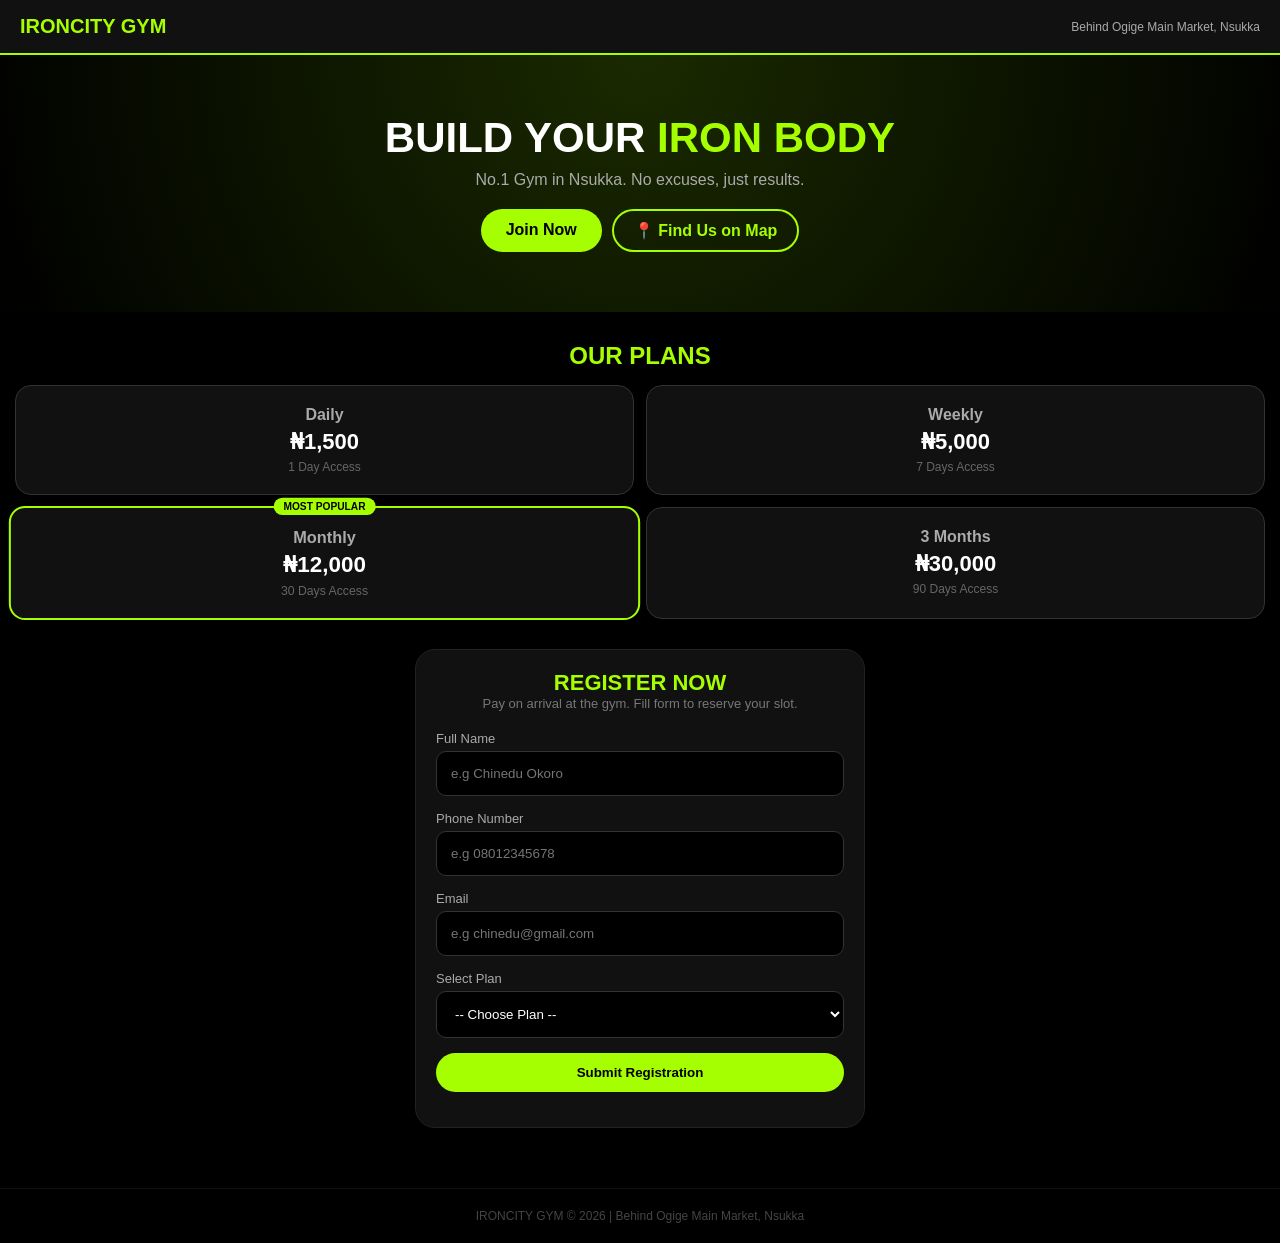
<file: index.html>
<!DOCTYPE html>
<html lang="en">
<head>
<meta charset="UTF-8">
<meta name="viewport" content="width=device-width, initial-scale=1.0">
<title>IRONCITY GYM - Nsukka</title>
<link rel="stylesheet" href="style.css">
</head>
<body>

<div class="navbar">
  <div class="logo">IRONCITY GYM</div>
  <div class="nav-links">Behind Ogige Main Market, Nsukka</div>
</div>

<div class="hero">
  <div class="hero-text">
    <h1>BUILD YOUR <span>IRON BODY</span></h1>
    <p>No.1 Gym in Nsukka. No excuses, just results.</p>
    <div class="hero-btns">
      <a href="#register" class="btn-green">Join Now</a>
      <a href="https://maps.google.com/?q=Ogige+Main+Market+Nsukka" target="_blank" class="btn-outline">📍 Find Us on Map</a>
    </div>
  </div>
</div>

<div class="plans-section">
  <div class="section-title">OUR PLANS</div>
  <div class="plans">
    <div class="plan-card">
      <div class="plan-name">Daily</div>
      <div class="plan-price">₦1,500</div>
      <div class="plan-duration">1 Day Access</div>
    </div>
    <div class="plan-card">
      <div class="plan-name">Weekly</div>
      <div class="plan-price">₦5,000</div>
      <div class="plan-duration">7 Days Access</div>
    </div>
    <div class="plan-card popular">
      <div class="badge">MOST POPULAR</div>
      <div class="plan-name">Monthly</div>
      <div class="plan-price">₦12,000</div>
      <div class="plan-duration">30 Days Access</div>
    </div>
    <div class="plan-card">
      <div class="plan-name">3 Months</div>
      <div class="plan-price">₦30,000</div>
      <div class="plan-duration">90 Days Access</div>
    </div>
  </div>
</div>

<div class="form-section" id="register">
  <div class="form-box">
    <div class="form-title">REGISTER NOW</div>
    <div class="form-subtitle">Pay on arrival at the gym. Fill form to reserve your slot.</div>

    <form id="gymForm">
      <div class="input-group">
        <label>Full Name</label>
        <input type="text" id="name" required placeholder="e.g Chinedu Okoro">
      </div>
      <div class="input-group">
        <label>Phone Number</label>
        <input type="tel" id="phone" required placeholder="e.g 08012345678">
      </div>
      <div class="input-group">
        <label>Email</label>
        <input type="email" id="email" required placeholder="e.g chinedu@gmail.com">
      </div>
      <div class="input-group">
        <label>Select Plan</label>
        <select id="plan" required>
          <option value="">-- Choose Plan --</option>
          <option value="Daily">Daily - ₦1,500</option>
          <option value="Weekly">Weekly - ₦5,000</option>
          <option value="Monthly">Monthly - ₦12,000</option>
          <option value="3 Months">3 Months - ₦30,000</option>
        </select>
      </div>
      <div class="input-group">
        <button type="submit" id="submitBtn" class="btn-green full">Submit Registration</button>
      </div>
      <div id="message"></div>
    </form>
  </div>
</div>

<div class="footer">
  <div>IRONCITY GYM © 2026 | Behind Ogige Main Market, Nsukka</div>
</div>

<script src="script.js"></script>
</body>
</html>
</file>
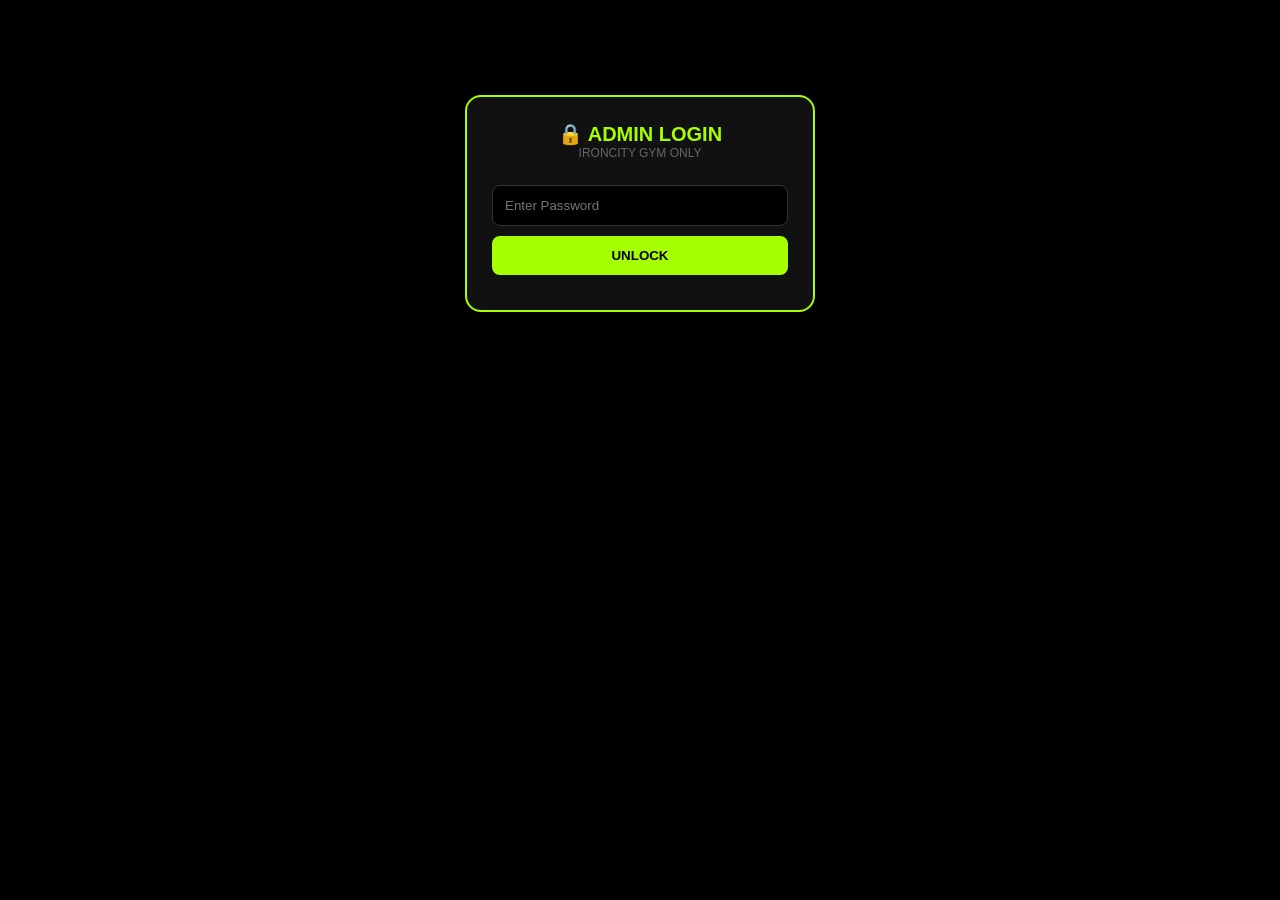
<file: admin/index.html>
<!DOCTYPE html>
<html lang="en">
<head>
<meta charset="UTF-8">
<meta name="viewport" content="width=device-width, initial-scale=1.0">
<title>IRONCITY ADMIN</title>
<style>
* { margin:0; padding:0; box-sizing:border-box; font-family: Arial, sans-serif; }
body { background:#000; color:#fff; padding:15px; }
h1 { color:#a6ff00; text-align:center; margin-top:10px; }
#loginBox { max-width:350px; margin:80px auto; background:#111; padding:25px; border-radius:16px; border:2px solid #a6ff00; text-align:center; }
#dashboard { display:none; }
.stats { display:grid; grid-template-columns:1fr 1fr 1fr; gap:10px; margin:20px 0; }
.card { background:#111; border:1px solid #333; padding:15px; border-radius:12px; text-align:center; }
.card b { color:#a6ff00; font-size:20px; display:block; margin-top:5px; }
input { width:100%; padding:12px; border-radius:8px; border:1px solid #333; background:#000; color:#fff; margin:10px 0; }
table { width:100%; border-collapse:collapse; background:#111; border-radius:12px; overflow:hidden; font-size:13px; }
th { background:#a6ff00; color:#000; padding:10px; text-align:left; }
td { padding:10px; border-bottom:1px solid #222; text-align:left; }
.active { color:#a6ff00; font-weight:800; }
.expiring { color:orange; font-weight:800; }
.expired { color:red; font-weight:800; }
.btn { border:none; padding:12px 20px; border-radius:8px; font-weight:900; cursor:pointer; width:100%; }
.btn-green { background:#a6ff00; color:#000; }
</style>
</head>
<body>

<div id="loginBox">
  <div style="color:#a6ff00; font-weight:900; font-size:20px;">🔒 ADMIN LOGIN</div>
  <div style="color:#666; font-size:12px; margin-bottom:15px;">IRONCITY GYM ONLY</div>
  <input type="password" id="passInput" placeholder="Enter Password">
  <button class="btn btn-green" onclick="checkPassword()">UNLOCK</button>
  <div id="loginError" style="color:red; font-size:13px; margin-top:10px;"></div>
</div>

<div id="dashboard">
  <div><h1>IRONCITY ADMIN</h1></div>
  <div style="text-align:center; color:#666; font-size:12px;">Behind Ogige Main Market <br><button onclick="logout()" style="width:auto; padding:4px 10px; background:#222; color:#fff; font-size:11px; margin-top:5px; border:none; border-radius:5px; cursor:pointer;">Logout</button></div>

  <div class="stats">
    <div class="card"><span>Total Members</span><b id="total">0</b></div>
    <div class="card"><span>🟢 Active</span><b id="active">0</b></div>
    <div class="card"><span>🔴 Expired</span><b id="expired">0</b></div>
  </div>
  <div class="stats">
    <div class="card"><span>💰 Revenue</span><b id="revenue">₦0</b></div>
    <div class="card"><span>🟡 Soon</span><b id="soon">0</b></div>
    <div class="card"><span>Today</span><b id="todayDate"></b></div>
  </div>

  <div><button class="btn btn-green" onclick="loadMembers()">🔄 Refresh Data</button></div>
  <div><input type="text" id="search" placeholder="Search by Name or Phone..." onkeyup="filterTable()"></div>

  <div style="overflow-x:auto;">
    <table>
      <thead><tr><th>Name</th><th>Phone</th><th>Plan</th><th>Expiry</th><th>Status</th></tr></thead>
      <tbody id="tableBody"><tr><td colspan="5">Loading...</td></tr></tbody>
    </table>
  </div>
</div>

<script>
const ADMIN_PASSWORD = "IronCity2024";
const SCRIPT_URL = "PUT_YOUR_GOOGLE_APPS_SCRIPT_URL_HERE";

function checkPassword(){
  if(document.getElementById('passInput').value === ADMIN_PASSWORD){
    localStorage.setItem('ironcity_admin','true');
    showDashboard();
  } else {
    document.getElementById('loginError').innerText = "Wrong password!";
  }
}
function showDashboard(){
  document.getElementById('loginBox').style.display="none";
  document.getElementById('dashboard').style.display="block";
  loadMembers();
}
function logout(){ localStorage.removeItem('ironcity_admin'); location.reload(); }
if(localStorage.getItem('ironcity_admin') === 'true'){ showDashboard(); }

async function loadMembers(){
  document.getElementById('todayDate').innerText = new Date().toDateString().slice(4);
  document.getElementById('tableBody').innerHTML = "<tr><td colspan='5'>Loading...</td></tr>";
  try{
    const res = await fetch(SCRIPT_URL+"?action=getMembers");
    const data = await res.json();
    let total=0, active=0, expired=0, soon=0, revenue=0, html="";
    data.reverse().forEach(m=>{
      if(!m.name) return;
      total++; revenue += parseInt(m.price||0);
      let cls="active"; let st=m.status||"🟢 Active";
      if(st.includes("Expired")){ expired++; cls="expired"; }
      else if(st.includes("Expires")){ soon++; cls="expiring"; }
      else { active++; }
      html += `<tr><td>${m.name}</td><td>${m.phone}</td><td>${m.plan}</td><td>${new Date(m.expiryDate).toDateString().slice(4)}</td><td class="${cls}">${st}</td></tr>`;
    });
    document.getElementById('tableBody').innerHTML = html || "<tr><td colspan='5'>No members yet</td></tr>";
    document.getElementById('total').innerText = total;
    document.getElementById('active').innerText = active;
    document.getElementById('expired').innerText = expired;
    document.getElementById('soon').innerText = soon;
    document.getElementById('revenue').innerText = "₦"+revenue.toLocaleString();
  }catch(e){
    document.getElementById('tableBody').innerHTML = "<tr><td colspan='5'>Error. Check Script URL</td></tr>";
  }
}
function filterTable(){
  const q=document.getElementById('search').value.toLowerCase();
  document.querySelectorAll('#tableBody tr').forEach(r=>{
    r.style.display = r.innerText.toLowerCase().includes(q)? "" : "none";
  });
}
</script>
</body>
</html>
</file>
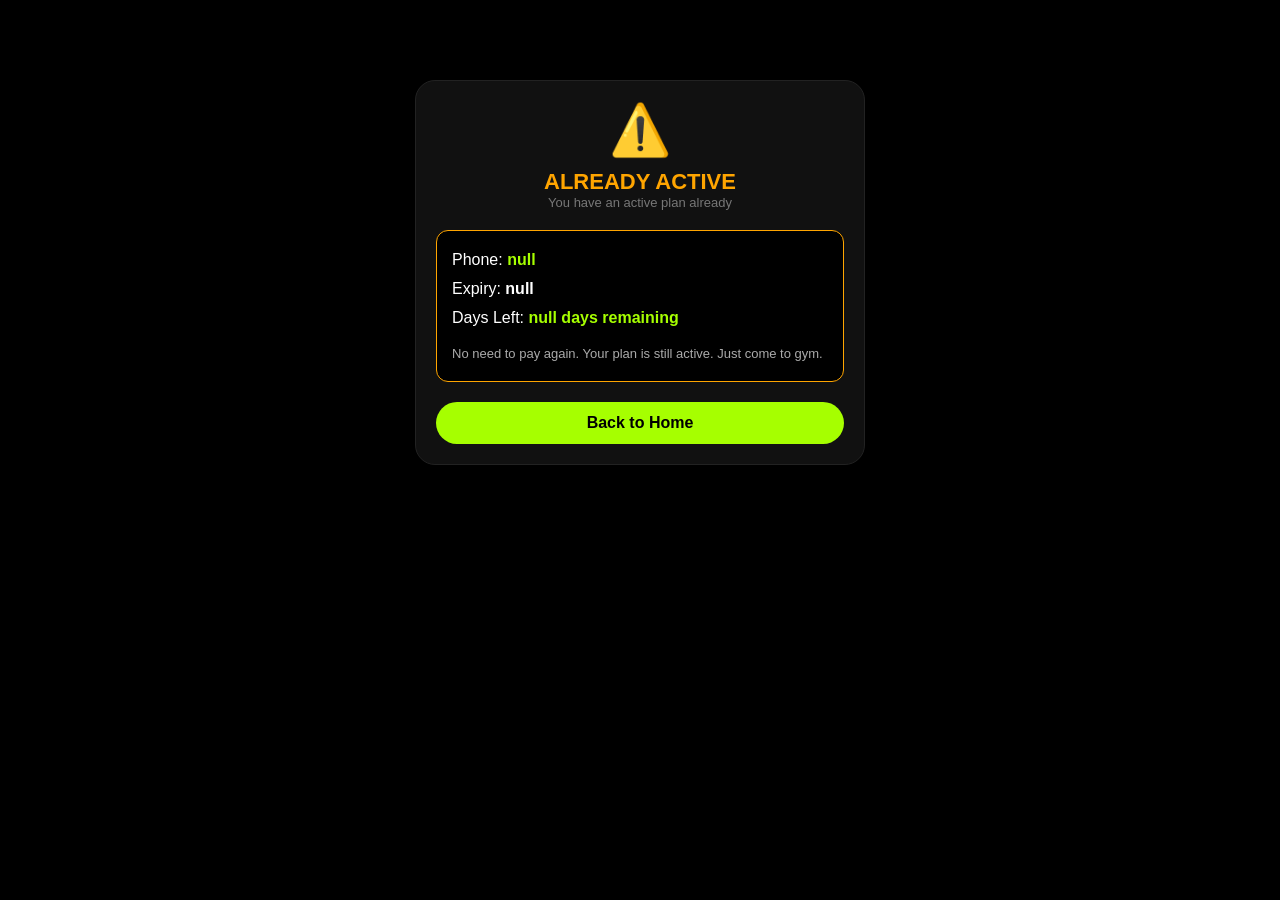
<file: already-registered.html>
<!DOCTYPE html>
<html lang="en">
<head>
<meta charset="UTF-8">
<meta name="viewport" content="width=device-width, initial-scale=1.0">
<title>Already Active - IRONCITY</title>
<link rel="stylesheet" href="style.css">
</head>
<body>

<div class="form-section" style="margin-top:50px;">
  <div class="form-box" style="text-align:center;">
    <div style="font-size:50px;">⚠️</div>
    <div class="form-title" style="margin-top:10px; color:orange;">ALREADY ACTIVE</div>
    <div class="form-subtitle">You have an active plan already</div>
    <div style="background:#000; padding:15px; border-radius:12px; border:1px solid orange; text-align:left; margin-top:20px; line-height:1.8;" id="details">
      Loading...
    </div>
    <div style="margin-top:20px;">
      <a href="index.html" class="btn-green" style="display:block; text-align:center;">Back to Home</a>
    </div>
  </div>
</div>

<script>
  const params = new URLSearchParams(window.location.search);
  document.getElementById('details').innerHTML = `
    <div>Phone: <b style="color:#a6ff00;">${params.get('phone')}</b></div>
    <div>Expiry: <b>${params.get('expiry')}</b></div>
    <div>Days Left: <b style="color:#a6ff00;">${params.get('days')} days remaining</b></div>
    <div style="margin-top:10px; font-size:13px; color:#aaa;">No need to pay again. Your plan is still active. Just come to gym.</div>
  `;
</script>
</body>
</html>
</file>
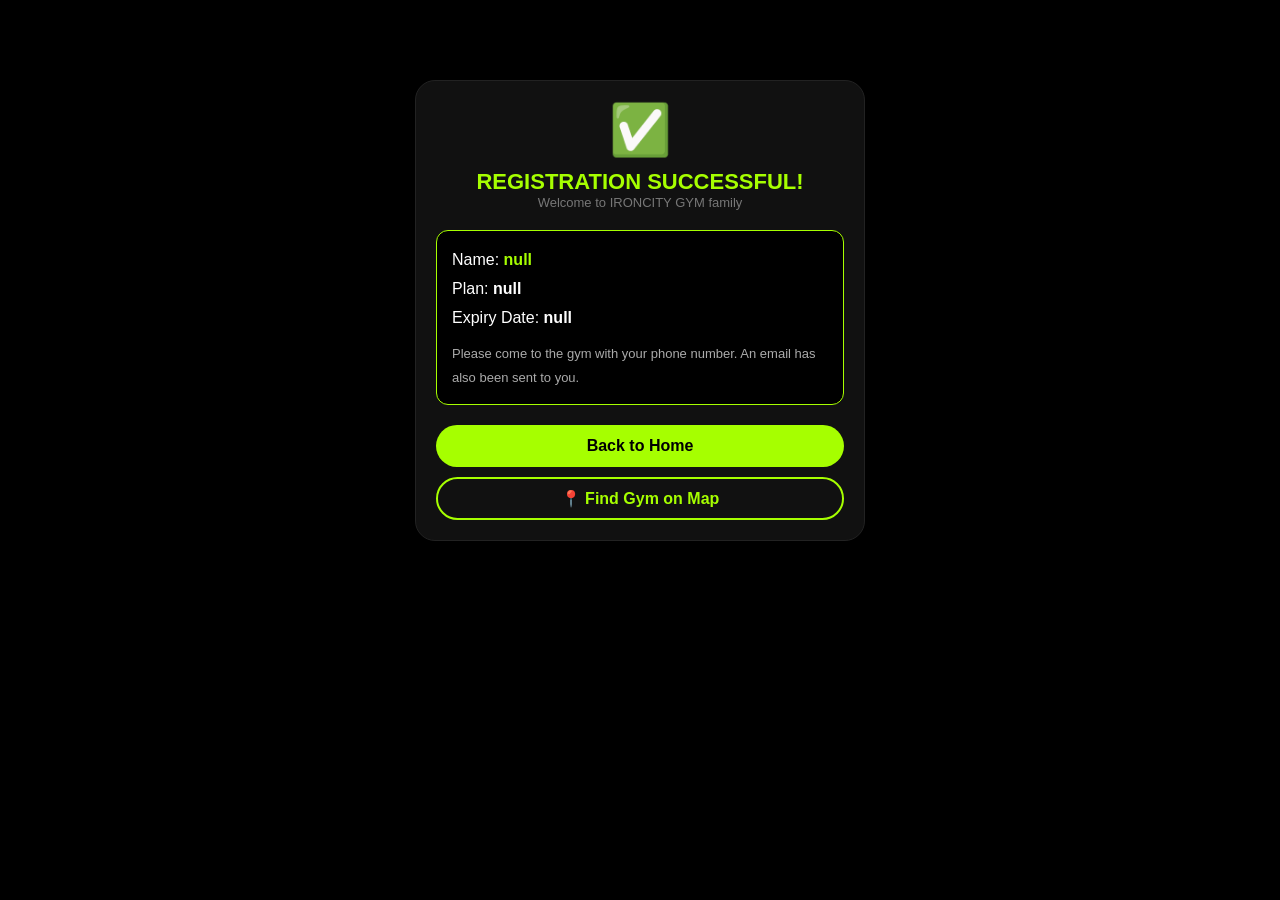
<file: thank-you.html>
<!DOCTYPE html>
<html lang="en">
<head>
<meta charset="UTF-8">
<meta name="viewport" content="width=device-width, initial-scale=1.0">
<title>Thank You - IRONCITY</title>
<link rel="stylesheet" href="style.css">
</head>
<body>

<div class="form-section" style="margin-top:50px;">
  <div class="form-box" style="text-align:center;">
    <div style="font-size:50px;">✅</div>
    <div class="form-title" style="margin-top:10px;">REGISTRATION SUCCESSFUL!</div>
    <div class="form-subtitle">Welcome to IRONCITY GYM family</div>
    <div style="background:#000; padding:15px; border-radius:12px; border:1px solid #a6ff00; text-align:left; margin-top:20px; line-height:1.8;" id="details">
      Loading...
    </div>
    <div style="margin-top:20px;">
      <a href="index.html" class="btn-green" style="display:block; text-align:center;">Back to Home</a>
      <a href="https://maps.google.com/?q=Ogige+Main+Market+Nsukka" target="_blank" class="btn-outline" style="display:block; text-align:center; margin-top:10px;">📍 Find Gym on Map</a>
    </div>
  </div>
</div>

<script>
  const params = new URLSearchParams(window.location.search);
  document.getElementById('details').innerHTML = `
    <div>Name: <b style="color:#a6ff00;">${params.get('name')}</b></div>
    <div>Plan: <b>${params.get('plan')}</b></div>
    <div>Expiry Date: <b>${params.get('expiry')}</b></div>
    <div style="margin-top:10px; font-size:13px; color:#aaa;">Please come to the gym with your phone number. An email has also been sent to you.</div>
  `;
</script>
</body>
</html>
</file>
<file: style.css>
* { margin:0; padding:0; box-sizing:border-box; font-family: Arial, sans-serif; }
body { background:#000; color:#fff; }
.navbar { display:flex; justify-content:space-between; align-items:center; padding:15px 20px; background:#111; border-bottom:2px solid #a6ff00; }
.logo { color:#a6ff00; font-weight:900; font-size:20px; }
.nav-links { font-size:12px; color:#aaa; }
.hero { padding:60px 20px; text-align:center; background: radial-gradient(circle at top, #1a2a00, #000); }
.hero h1 { font-size:42px; line-height:1.1; }
.hero h1 span { color:#a6ff00; }
.hero p { color:#aaa; margin-top:10px; }
.hero-btns { margin-top:20px; display:flex; gap:10px; justify-content:center; }
.btn-green { background:#a6ff00; color:#000; padding:12px 25px; border-radius:30px; text-decoration:none; font-weight:900; border:none; cursor:pointer; }
.btn-outline { border:2px solid #a6ff00; color:#a6ff00; padding:10px 20px; border-radius:30px; text-decoration:none; font-weight:800; }
.btn-green.full { width:100%; }
.section-title { text-align:center; color:#a6ff00; font-weight:900; font-size:24px; margin:30px 0 15px 0; }
.plans { display:grid; grid-template-columns:1fr 1fr; gap:12px; padding:0 15px; }
.plan-card { background:#111; border:1px solid #333; border-radius:16px; padding:20px; text-align:center; position:relative; }
.plan-card.popular { border:2px solid #a6ff00; transform:scale(1.02); }
.badge { position:absolute; top:-10px; left:50%; transform:translateX(-50%); background:#a6ff00; color:#000; font-size:10px; font-weight:900; padding:3px 10px; border-radius:20px; }
.plan-name { font-weight:800; color:#aaa; }
.plan-price { font-size:22px; font-weight:900; color:#fff; margin:5px 0; }
.plan-duration { font-size:12px; color:#666; }
.form-section { padding:30px 15px; }
.form-box { background:#111; border-radius:20px; padding:20px; max-width:450px; margin:auto; border:1px solid #222; }
.form-title { color:#a6ff00; font-weight:900; font-size:22px; text-align:center; }
.form-subtitle { color:#777; font-size:13px; text-align:center; margin-bottom:20px; }
.input-group { margin-bottom:15px; }
.input-group label { display:block; font-size:13px; color:#aaa; margin-bottom:5px; }
.input-group input,.input-group select { width:100%; padding:14px; border-radius:10px; border:1px solid #333; background:#000; color:#fff; outline:none; }
#message { text-align:center; margin-top:10px; font-size:14px; }
.footer { text-align:center; padding:20px; color:#444; font-size:12px; border-top:1px solid #111; margin-top:30px; }
</file>
